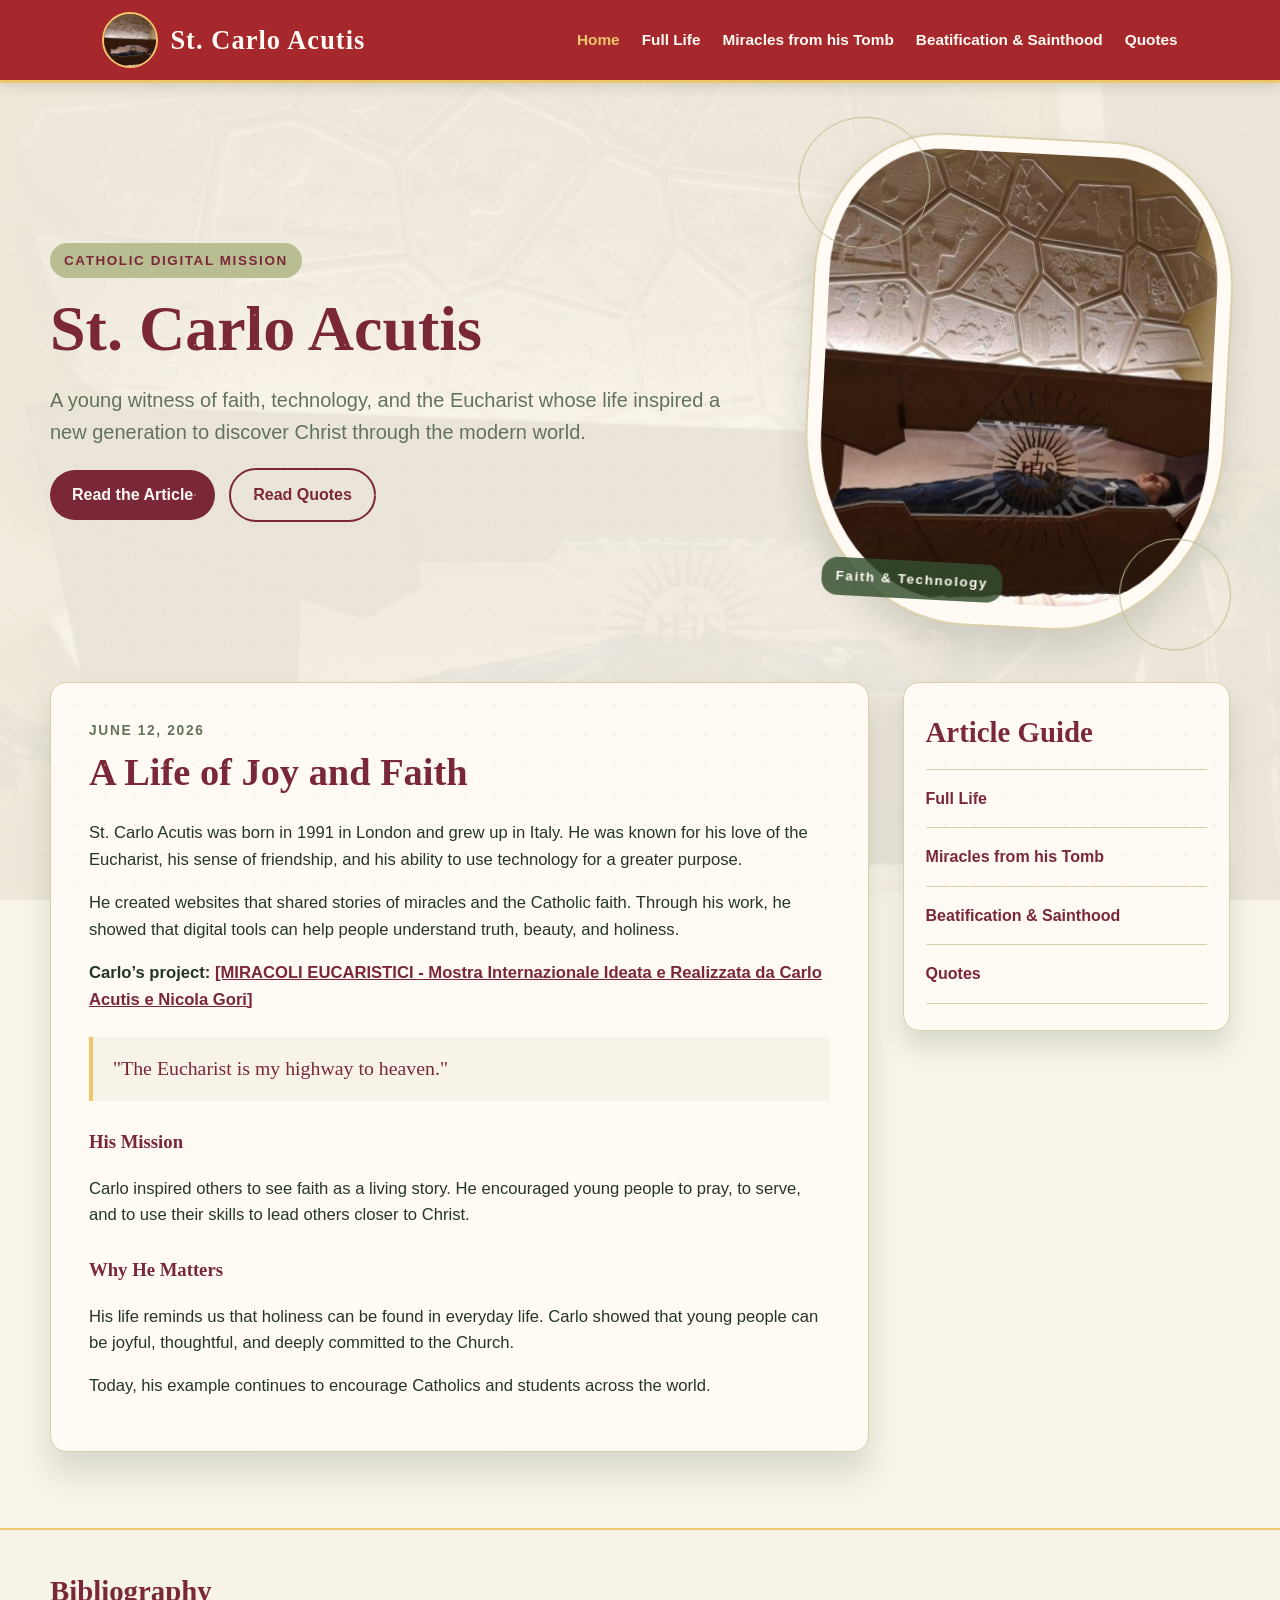
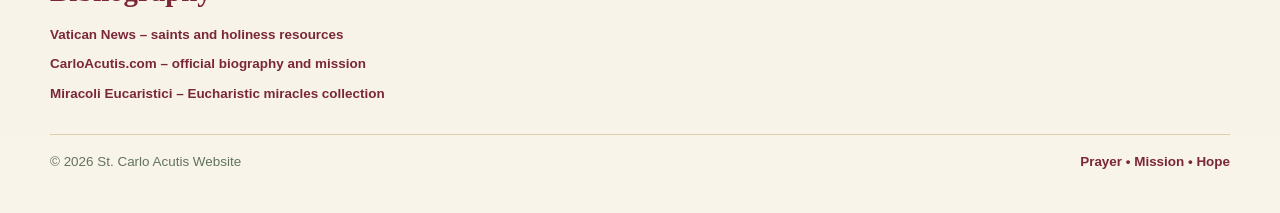
<file: Index.html>
<!doctype html>
<html lang="en">
<head>
  <meta charset="UTF-8" />
  <meta name="viewport" content="width=device-width, initial-scale=1.0" />
  <title>St. Carlo Acutis</title>
  <link rel="stylesheet" href="styles.css" />
</head>
<body>
  <header class="topbar">
    <a class="logo-link" href="Index.html">
      <img src="Assets/Image/Logo.jpg" alt="St. Carlo Acutis logo" />
      <span class="logo-text">St. Carlo Acutis</span>
    </a>

    <nav class="navbar">
      <a class="active" href="Index.html">Home</a>
      <a href="full-life.html">Full Life</a>
      <a href="miracles.html">Miracles from his Tomb</a>
      <a href="beatification-sainthood.html">Beatification &amp; Sainthood</a>
      <a href="quotes.html">Quotes</a>
    </nav>
  </header>

  <main class="page-wrap">
    <section class="hero">
      <section class="hero-copy">
        <span class="kicker">Catholic Digital Mission</span>
        <h1>St. Carlo Acutis</h1>
        <p class="intro">A young witness of faith, technology, and the Eucharist whose life inspired a new generation to discover Christ through the modern world.</p>
        <div class="hero-buttons">
          <a class="button primary" href="#article">Read the Article</a>
          <a class="button secondary" href="quotes.html">Read Quotes</a>
        </div>
      </section>

      <section class="hero-image-wrap">
        <div class="hero-image">
          <img src="Assets/Image/Logo.jpg" alt="Logo of St. Carlo Acutis" />
          <span class="image-label">Faith &amp; Technology</span>
        </div>
      </section>
    </section>

    <section class="article-grid">
      <article class="article-card" id="article">
        <span class="date">June 12, 2026</span>
        <h2>A Life of Joy and Faith</h2>

        <p>St. Carlo Acutis was born in 1991 in London and grew up in Italy. He was known for his love of the Eucharist, his sense of friendship, and his ability to use technology for a greater purpose.</p>

        <p>He created websites that shared stories of miracles and the Catholic faith. Through his work, he showed that digital tools can help people understand truth, beauty, and holiness.</p>

        <p><strong>Carlo’s project:</strong> <a href="https://www.miracolieucaristici.org/en/Liste/list.html" target="_blank" rel="noopener">[MIRACOLI EUCARISTICI - Mostra Internazionale Ideata e Realizzata da Carlo Acutis e Nicola Gori]</a></p>

        <blockquote>"The Eucharist is my highway to heaven."</blockquote>

        <h3>His Mission</h3>
        <p>Carlo inspired others to see faith as a living story. He encouraged young people to pray, to serve, and to use their skills to lead others closer to Christ.</p>

        <h3>Why He Matters</h3>
        <p>His life reminds us that holiness can be found in everyday life. Carlo showed that young people can be joyful, thoughtful, and deeply committed to the Church.</p>

        <p>Today, his example continues to encourage Catholics and students across the world.</p>
      </article>

      <aside class="sidebar">
        <h3>Article Guide</h3>
        <ul class="side-list">
          <li><a href="full-life.html">Full Life</a></li>
          <li><a href="miracles.html">Miracles from his Tomb</a></li>
          <li><a href="beatification-sainthood.html">Beatification &amp; Sainthood</a></li>
          <li><a href="quotes.html">Quotes</a></li>
        </ul>
      </aside>
    </section>
  </main>

  <footer class="footer">
    <section class="bibliography">
      <div class="inner">
        <h3>Bibliography</h3>
        <ul class="bibliography-list">
          <li><a href="https://www.vaticannews.va/en/saints/" target="_blank" rel="noopener">Vatican News – saints and holiness resources</a></li>
          <li><a href="https://www.carloacutis.com/en/" target="_blank" rel="noopener">CarloAcutis.com – official biography and mission</a></li>
          <li><a href="https://www.miracolieucaristici.org/en/Liste/list.html" target="_blank" rel="noopener">Miracoli Eucaristici – Eucharistic miracles collection</a></li>
        </ul>
      </div>
    </section>

    <div class="inner">
      <span>© 2026 St. Carlo Acutis Website</span>
      <a href="#">Prayer • Mission • Hope</a>
    </div>
  </footer>
</body>
</html>
</file>
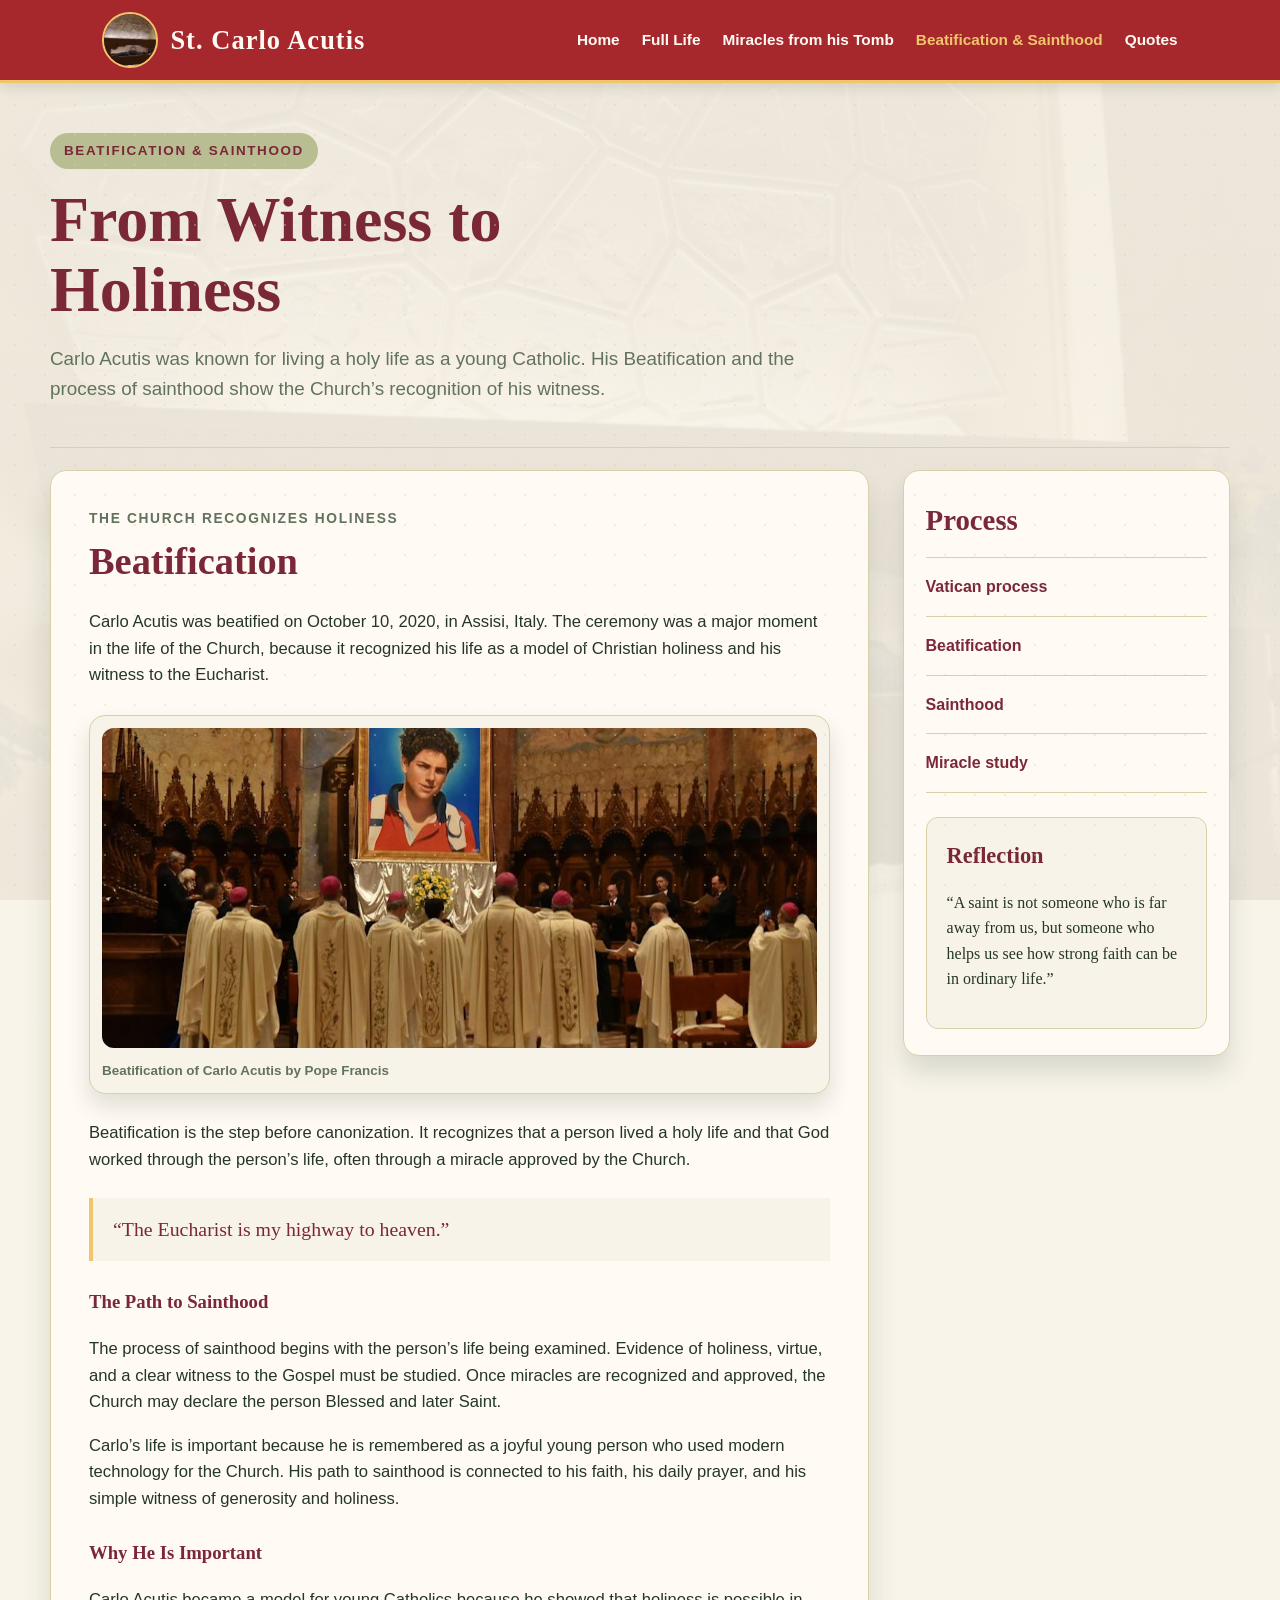
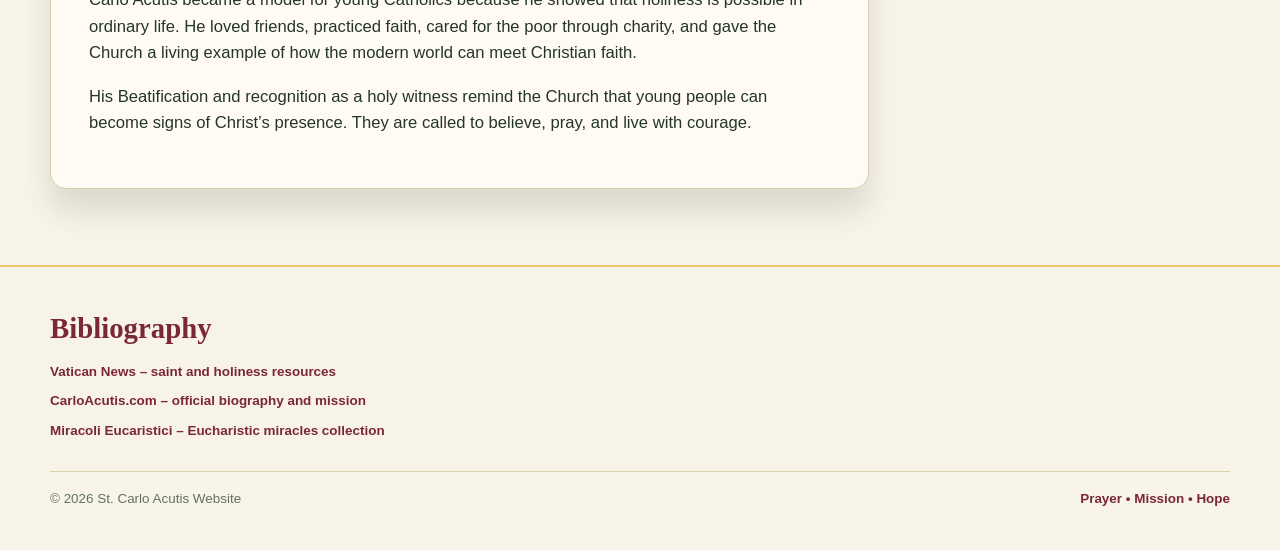
<file: beatification-sainthood.html>
<!doctype html>
<html lang="en">
<head>
  <meta charset="UTF-8" />
  <meta name="viewport" content="width=device-width, initial-scale=1.0" />
  <title>Beatification &amp; Sainthood | St. Carlo Acutis</title>
  <link rel="stylesheet" href="styles.css" />
</head>
<body>
  <header class="topbar">
    <a class="logo-link" href="Index.html">
      <img src="Assets/Image/Logo.jpg" alt="St. Carlo Acutis logo" />
      <span class="logo-text">St. Carlo Acutis</span>
    </a>

    <nav class="navbar">
      <a href="Index.html">Home</a>
      <a href="full-life.html">Full Life</a>
      <a href="miracles.html">Miracles from his Tomb</a>
      <a class="active" href="beatification-sainthood.html">Beatification &amp; Sainthood</a>
      <a href="quotes.html">Quotes</a>
    </nav>
  </header>

  <main class="page-wrap">
    <section class="page-hero">
      <span class="kicker">Beatification &amp; Sainthood</span>
      <h1>From Witness to Holiness</h1>
      <p class="intro">Carlo Acutis was known for living a holy life as a young Catholic. His Beatification and the process of sainthood show the Church’s recognition of his witness.</p>
    </section>

    <section class="article-grid">
      <article class="article-card page-card">
        <span class="date">The Church Recognizes Holiness</span>

        <h2>Beatification</h2>
        <p>Carlo Acutis was beatified on October 10, 2020, in Assisi, Italy. The ceremony was a major moment in the life of the Church, because it recognized his life as a model of Christian holiness and his witness to the Eucharist.</p>

        <figure class="story-image">
          <img src="Assets/Image/Beatified.jpg" alt="Carlo Acutis being Beatified by Pope Francis" />
          <figcaption>Beatification of Carlo Acutis by Pope Francis</figcaption>
        </figure>

        <p>Beatification is the step before canonization. It recognizes that a person lived a holy life and that God worked through the person’s life, often through a miracle approved by the Church.</p>

        <blockquote>“The Eucharist is my highway to heaven.”</blockquote>

        <h3>The Path to Sainthood</h3>
        <p>The process of sainthood begins with the person’s life being examined. Evidence of holiness, virtue, and a clear witness to the Gospel must be studied. Once miracles are recognized and approved, the Church may declare the person Blessed and later Saint.</p>

        <p>Carlo’s life is important because he is remembered as a joyful young person who used modern technology for the Church. His path to sainthood is connected to his faith, his daily prayer, and his simple witness of generosity and holiness.</p>

        <h3>Why He Is Important</h3>
        <p>Carlo Acutis became a model for young Catholics because he showed that holiness is possible in ordinary life. He loved friends, practiced faith, cared for the poor through charity, and gave the Church a living example of how the modern world can meet Christian faith.</p>

        <p>His Beatification and recognition as a holy witness remind the Church that young people can become signs of Christ’s presence. They are called to believe, pray, and live with courage.</p>
      </article>

      <aside class="sidebar">
        <h3>Process</h3>
        <ul class="side-list">
          <li><a href="#">Vatican process</a></li>
          <li><a href="#">Beatification</a></li>
          <li><a href="#">Sainthood</a></li>
          <li><a href="#">Miracle study</a></li>
        </ul>

        <div class="quote-box">
          <h3>Reflection</h3>
          <p>“A saint is not someone who is far away from us, but someone who helps us see how strong faith can be in ordinary life.”</p>
        </div>
      </aside>
    </section>
  </main>

  <footer class="footer">
    <section class="bibliography">
      <div class="inner">
        <h3>Bibliography</h3>
        <ul class="bibliography-list">
          <li><a href="https://www.vaticannews.va/en/saints/" target="_blank" rel="noopener">Vatican News – saint and holiness resources</a></li>
          <li><a href="https://www.carloacutis.com/en/" target="_blank" rel="noopener">CarloAcutis.com – official biography and mission</a></li>
          <li><a href="https://www.miracolieucaristici.org/en/Liste/list.html" target="_blank" rel="noopener">Miracoli Eucaristici – Eucharistic miracles collection</a></li>
        </ul>
      </div>
    </section>

    <div class="inner">
      <span>© 2026 St. Carlo Acutis Website</span>
      <a href="#">Prayer • Mission • Hope</a>
    </div>
  </footer>
</body>
</html>
</file>
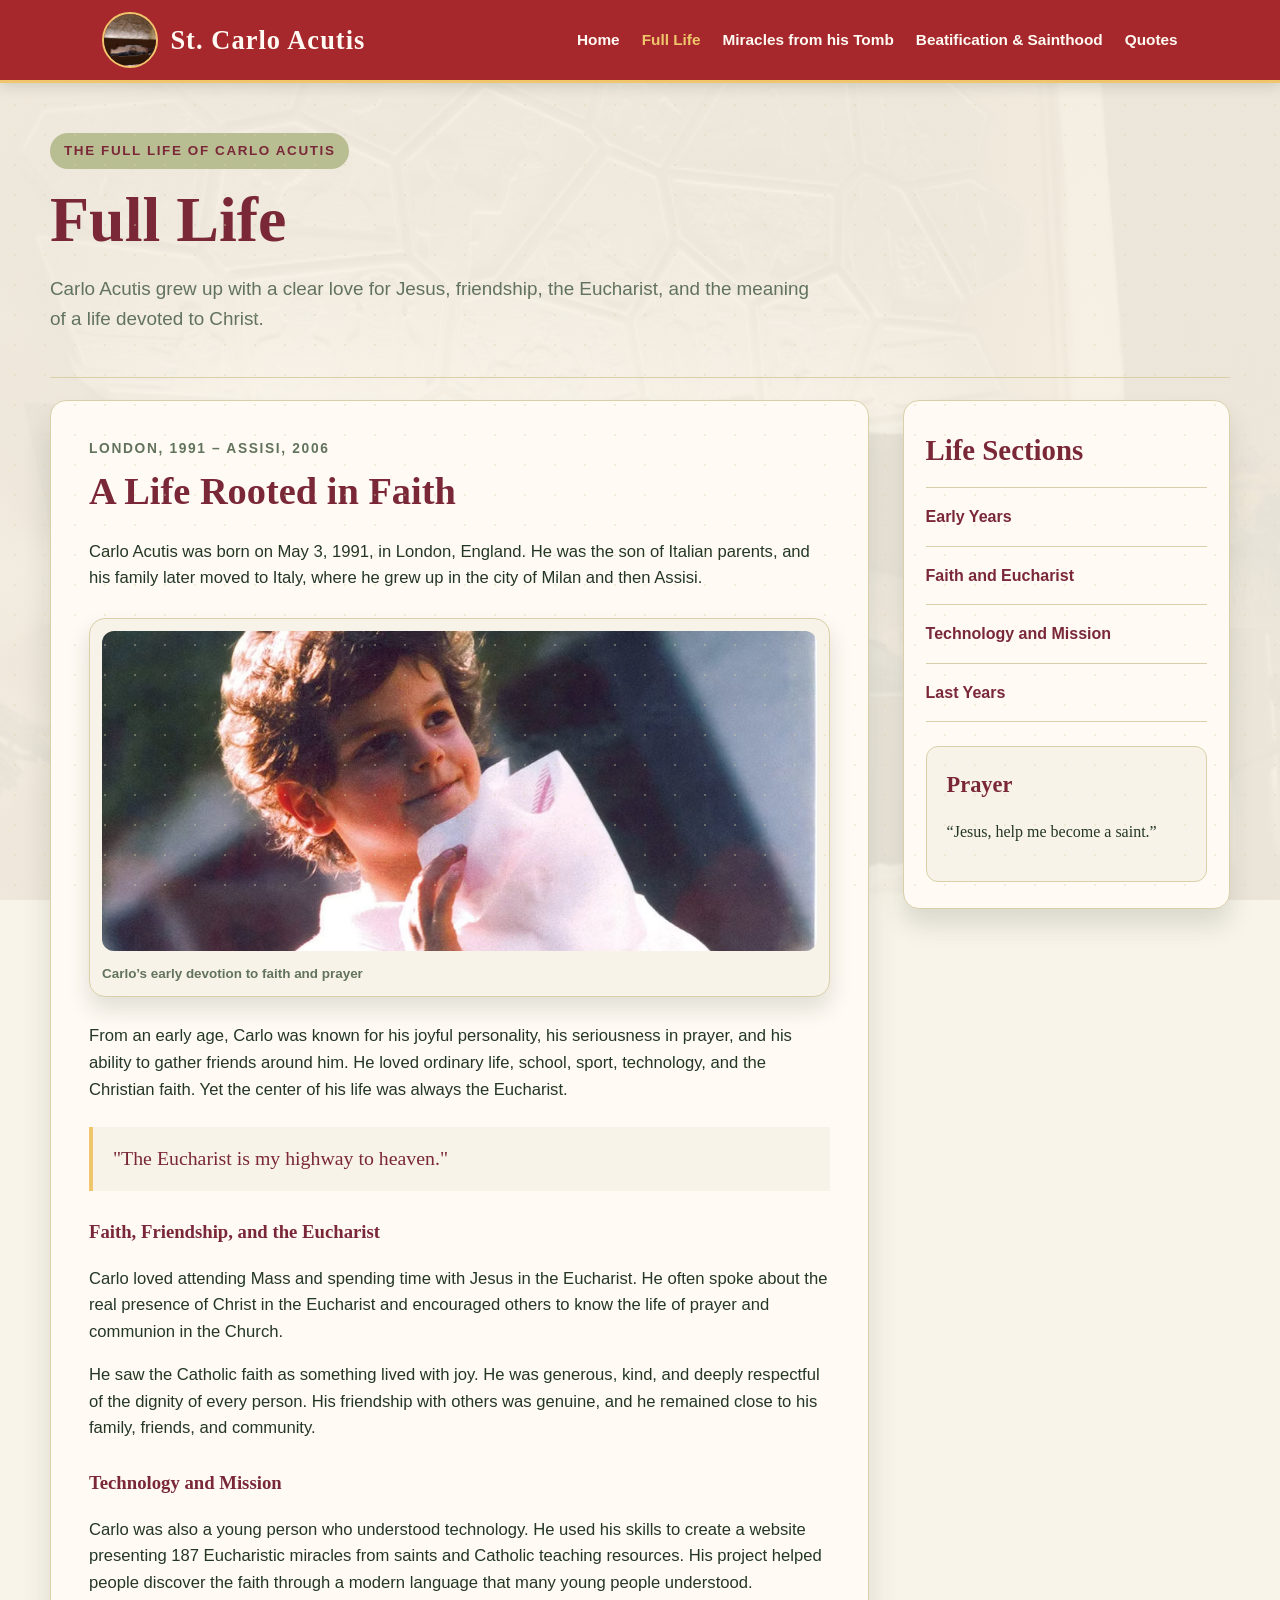
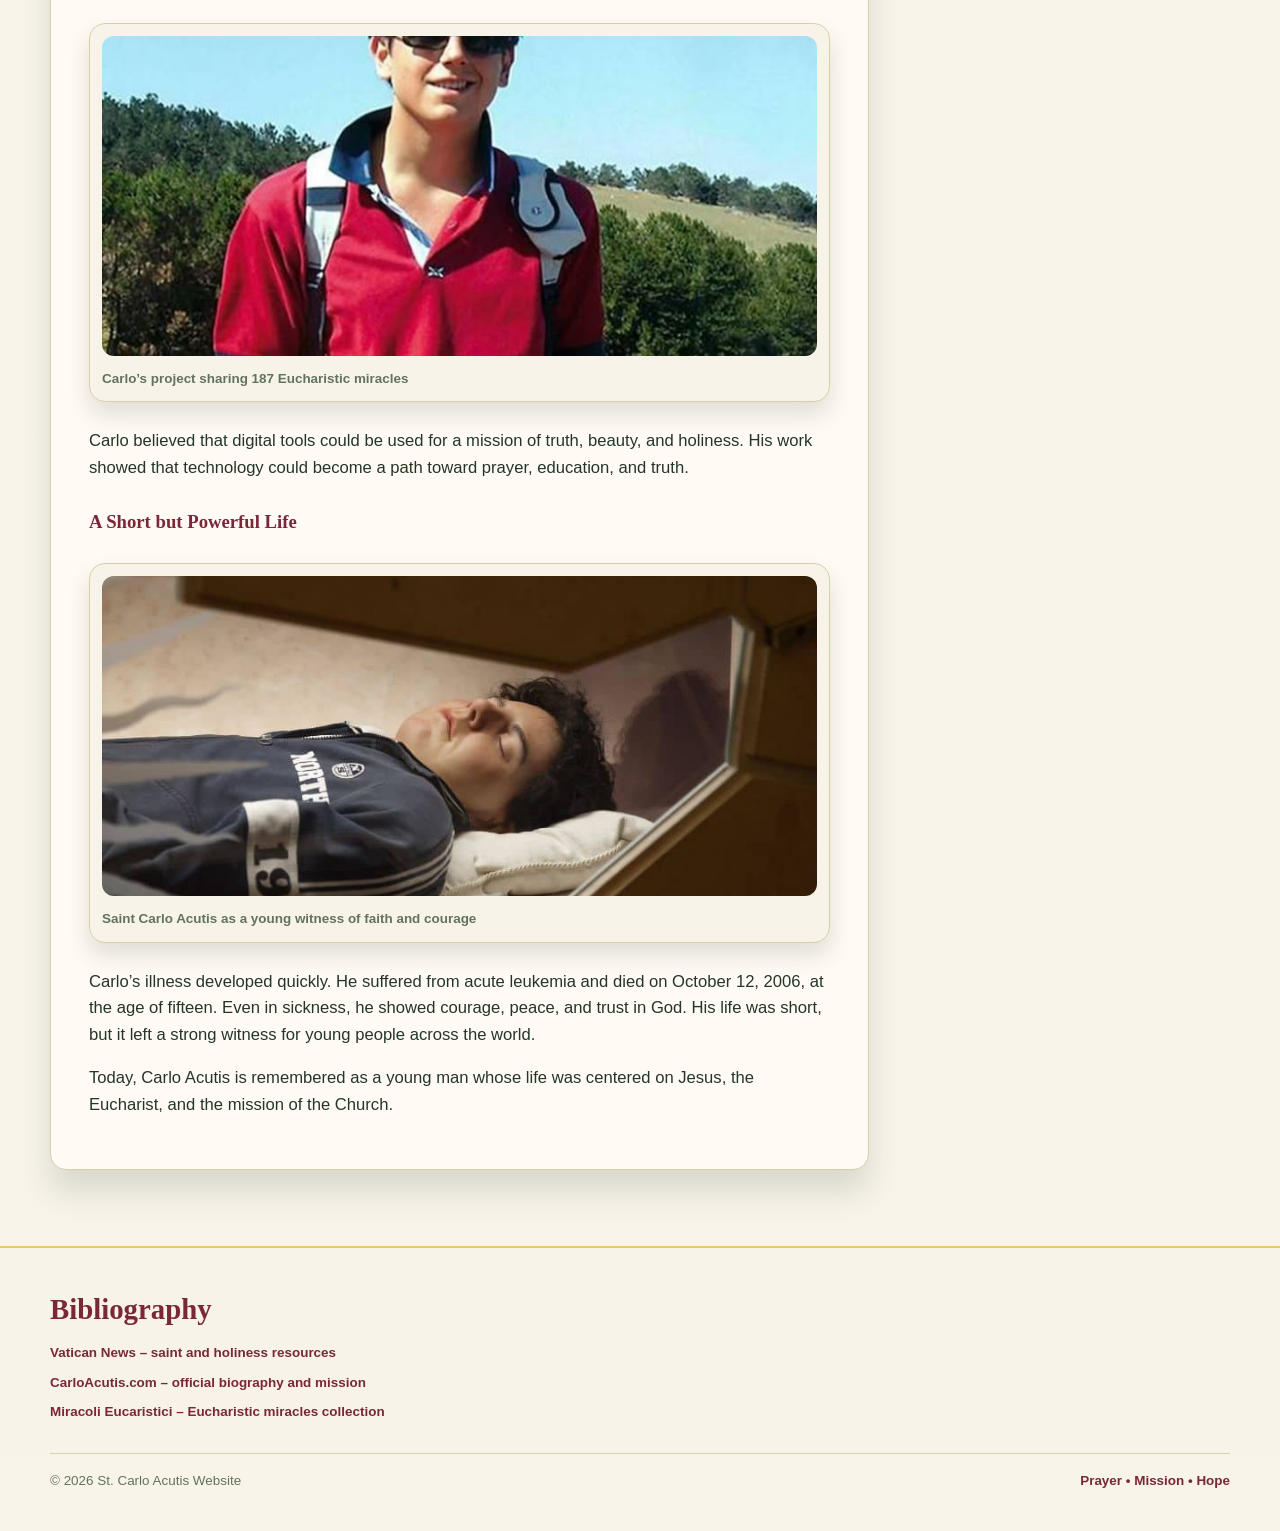
<file: full-life.html>
<!doctype html>
<html lang="en">
<head>
  <meta charset="UTF-8" />
  <meta name="viewport" content="width=device-width, initial-scale=1.0" />
  <title>Full Life | St. Carlo Acutis</title>
  <link rel="stylesheet" href="styles.css" />
</head>
<body>
  <header class="topbar">
    <a class="logo-link" href="Index.html">
      <img src="Assets/Image/Logo.jpg" alt="St. Carlo Acutis logo" />
      <span class="logo-text">St. Carlo Acutis</span>
    </a>

    <nav class="navbar">
      <a href="Index.html">Home</a>
      <a class="active" href="full-life.html">Full Life</a>
      <a href="miracles.html">Miracles from his Tomb</a>
      <a href="beatification-sainthood.html">Beatification &amp; Sainthood</a>
      <a href="quotes.html">Quotes</a>
    </nav>
  </header>

  <main class="page-wrap">
    <section class="page-hero">
      <span class="kicker">The Full Life of Carlo Acutis</span>
      <h1>Full Life</h1>
      <p class="intro">Carlo Acutis grew up with a clear love for Jesus, friendship, the Eucharist, and the meaning of a life devoted to Christ.</p>
    </section>

    <section class="article-grid">
      <article class="article-card page-card">
        <span class="date">London, 1991 – Assisi, 2006</span>

        <h2>A Life Rooted in Faith</h2>
        <p>Carlo Acutis was born on May 3, 1991, in London, England. He was the son of Italian parents, and his family later moved to Italy, where he grew up in the city of Milan and then Assisi.</p>

        <figure class="story-image">
          <img src="Assets/Image/Child.png" alt="Young Carlo Acutis devoted to faith as a child" />
          <figcaption>Carlo’s early devotion to faith and prayer</figcaption>
        </figure>

        <p>From an early age, Carlo was known for his joyful personality, his seriousness in prayer, and his ability to gather friends around him. He loved ordinary life, school, sport, technology, and the Christian faith. Yet the center of his life was always the Eucharist.</p>

        <blockquote>"The Eucharist is my highway to heaven."</blockquote>

        <h3>Faith, Friendship, and the Eucharist</h3>
        <p>Carlo loved attending Mass and spending time with Jesus in the Eucharist. He often spoke about the real presence of Christ in the Eucharist and encouraged others to know the life of prayer and communion in the Church.</p>

        <p>He saw the Catholic faith as something lived with joy. He was generous, kind, and deeply respectful of the dignity of every person. His friendship with others was genuine, and he remained close to his family, friends, and community.</p>

        <h3>Technology and Mission</h3>
        <p>Carlo was also a young person who understood technology. He used his skills to create a website presenting 187 Eucharistic miracles from saints and Catholic teaching resources. His project helped people discover the faith through a modern language that many young people understood.</p>

        <figure class="story-image">
          <img src="Assets/Image/image.jpg" alt="Website showing Eucharistic miracles and Saint stories" />
          <figcaption>Carlo’s project sharing 187 Eucharistic miracles</figcaption>
        </figure>

        <p>Carlo believed that digital tools could be used for a mission of truth, beauty, and holiness. His work showed that technology could become a path toward prayer, education, and truth.</p>

        <h3>A Short but Powerful Life</h3>
        <figure class="story-image">
          <img src="Assets/Image/Saint.jpg" alt="Saint Carlo Acutis in the final years of his life" />
          <figcaption>Saint Carlo Acutis as a young witness of faith and courage</figcaption>
        </figure>

        <p>Carlo’s illness developed quickly. He suffered from acute leukemia and died on October 12, 2006, at the age of fifteen. Even in sickness, he showed courage, peace, and trust in God. His life was short, but it left a strong witness for young people across the world.</p>

        <p>Today, Carlo Acutis is remembered as a young man whose life was centered on Jesus, the Eucharist, and the mission of the Church.</p>
      </article>

      <aside class="sidebar">
        <h3>Life Sections</h3>
        <ul class="side-list">
          <li><a href="#">Early Years</a></li>
          <li><a href="#">Faith and Eucharist</a></li>
          <li><a href="#">Technology and Mission</a></li>
          <li><a href="#">Last Years</a></li>
        </ul>

        <div class="quote-box">
          <h3>Prayer</h3>
          <p>“Jesus, help me become a saint.”</p>
        </div>
      </aside>
    </section>
  </main>

  <footer class="footer">
    <section class="bibliography">
      <div class="inner">
        <h3>Bibliography</h3>
        <ul class="bibliography-list">
          <li><a href="https://www.vaticannews.va/en/saints/" target="_blank" rel="noopener">Vatican News – saint and holiness resources</a></li>
          <li><a href="https://www.carloacutis.com/en/" target="_blank" rel="noopener">CarloAcutis.com – official biography and mission</a></li>
          <li><a href="https://www.miracolieucaristici.org/en/Liste/list.html" target="_blank" rel="noopener">Miracoli Eucaristici – Eucharistic miracles collection</a></li>
        </ul>
      </div>
    </section>

    <div class="inner">
      <span>© 2026 St. Carlo Acutis Website</span>
      <a href="#">Prayer • Mission • Hope</a>
    </div>
  </footer>
</body>
</html>
</file>
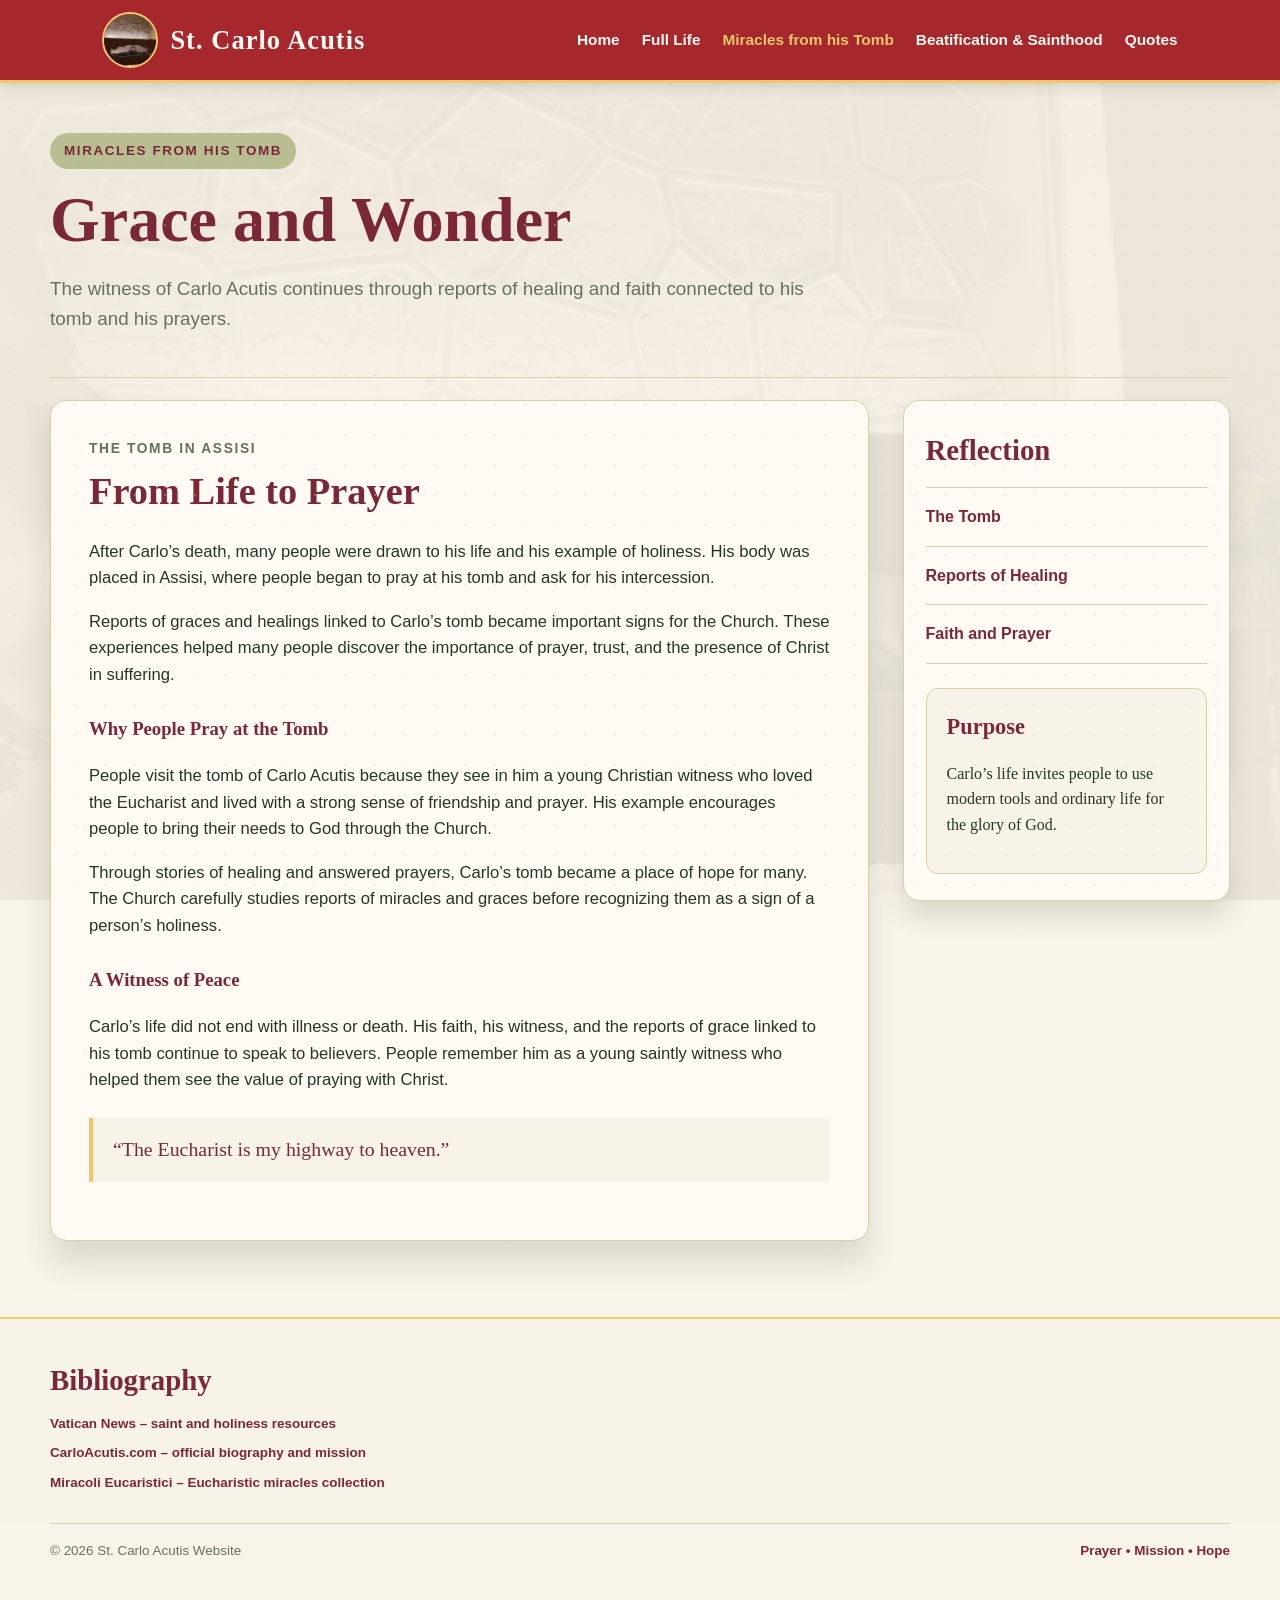
<file: miracles.html>
<!doctype html>
<html lang="en">
<head>
  <meta charset="UTF-8" />
  <meta name="viewport" content="width=device-width, initial-scale=1.0" />
  <title>Miracles from his Tomb | St. Carlo Acutis</title>
  <link rel="stylesheet" href="styles.css" />
</head>
<body>
  <header class="topbar">
    <a class="logo-link" href="Index.html">
      <img src="Assets/Image/Logo.jpg" alt="St. Carlo Acutis logo" />
      <span class="logo-text">St. Carlo Acutis</span>
    </a>

    <nav class="navbar">
      <a href="Index.html">Home</a>
      <a href="full-life.html">Full Life</a>
      <a class="active" href="miracles.html">Miracles from his Tomb</a>
      <a href="beatification-sainthood.html">Beatification &amp; Sainthood</a>
      <a href="quotes.html">Quotes</a>
    </nav>
  </header>

  <main class="page-wrap">
    <section class="page-hero">
      <span class="kicker">Miracles from his Tomb</span>
      <h1>Grace and Wonder</h1>
      <p class="intro">The witness of Carlo Acutis continues through reports of healing and faith connected to his tomb and his prayers.</p>
    </section>

    <section class="article-grid">
      <article class="article-card page-card">
        <span class="date">The Tomb in Assisi</span>

        <h2>From Life to Prayer</h2>
        <p>After Carlo’s death, many people were drawn to his life and his example of holiness. His body was placed in Assisi, where people began to pray at his tomb and ask for his intercession.</p>

        <p>Reports of graces and healings linked to Carlo’s tomb became important signs for the Church. These experiences helped many people discover the importance of prayer, trust, and the presence of Christ in suffering.</p>

        <h3>Why People Pray at the Tomb</h3>
        <p>People visit the tomb of Carlo Acutis because they see in him a young Christian witness who loved the Eucharist and lived with a strong sense of friendship and prayer. His example encourages people to bring their needs to God through the Church.</p>

        <p>Through stories of healing and answered prayers, Carlo’s tomb became a place of hope for many. The Church carefully studies reports of miracles and graces before recognizing them as a sign of a person’s holiness.</p>

        <h3>A Witness of Peace</h3>
        <p>Carlo’s life did not end with illness or death. His faith, his witness, and the reports of grace linked to his tomb continue to speak to believers. People remember him as a young saintly witness who helped them see the value of praying with Christ.</p>

        <blockquote>“The Eucharist is my highway to heaven.”</blockquote>
      </article>

      <aside class="sidebar">
        <h3>Reflection</h3>
        <ul class="side-list">
          <li><a href="#">The Tomb</a></li>
          <li><a href="#">Reports of Healing</a></li>
          <li><a href="#">Faith and Prayer</a></li>
        </ul>

        <div class="quote-box">
          <h3>Purpose</h3>
          <p>Carlo’s life invites people to use modern tools and ordinary life for the glory of God.</p>
        </div>
      </aside>
    </section>
  </main>

  <footer class="footer">
    <section class="bibliography">
      <div class="inner">
        <h3>Bibliography</h3>
        <ul class="bibliography-list">
          <li><a href="https://www.vaticannews.va/en/saints/" target="_blank" rel="noopener">Vatican News – saint and holiness resources</a></li>
          <li><a href="https://www.carloacutis.com/en/" target="_blank" rel="noopener">CarloAcutis.com – official biography and mission</a></li>
          <li><a href="https://www.miracolieucaristici.org/en/Liste/list.html" target="_blank" rel="noopener">Miracoli Eucaristici – Eucharistic miracles collection</a></li>
        </ul>
      </div>
    </section>

    <div class="inner">
      <span>© 2026 St. Carlo Acutis Website</span>
      <a href="#">Prayer • Mission • Hope</a>
    </div>
  </footer>
</body>
</html>
</file>
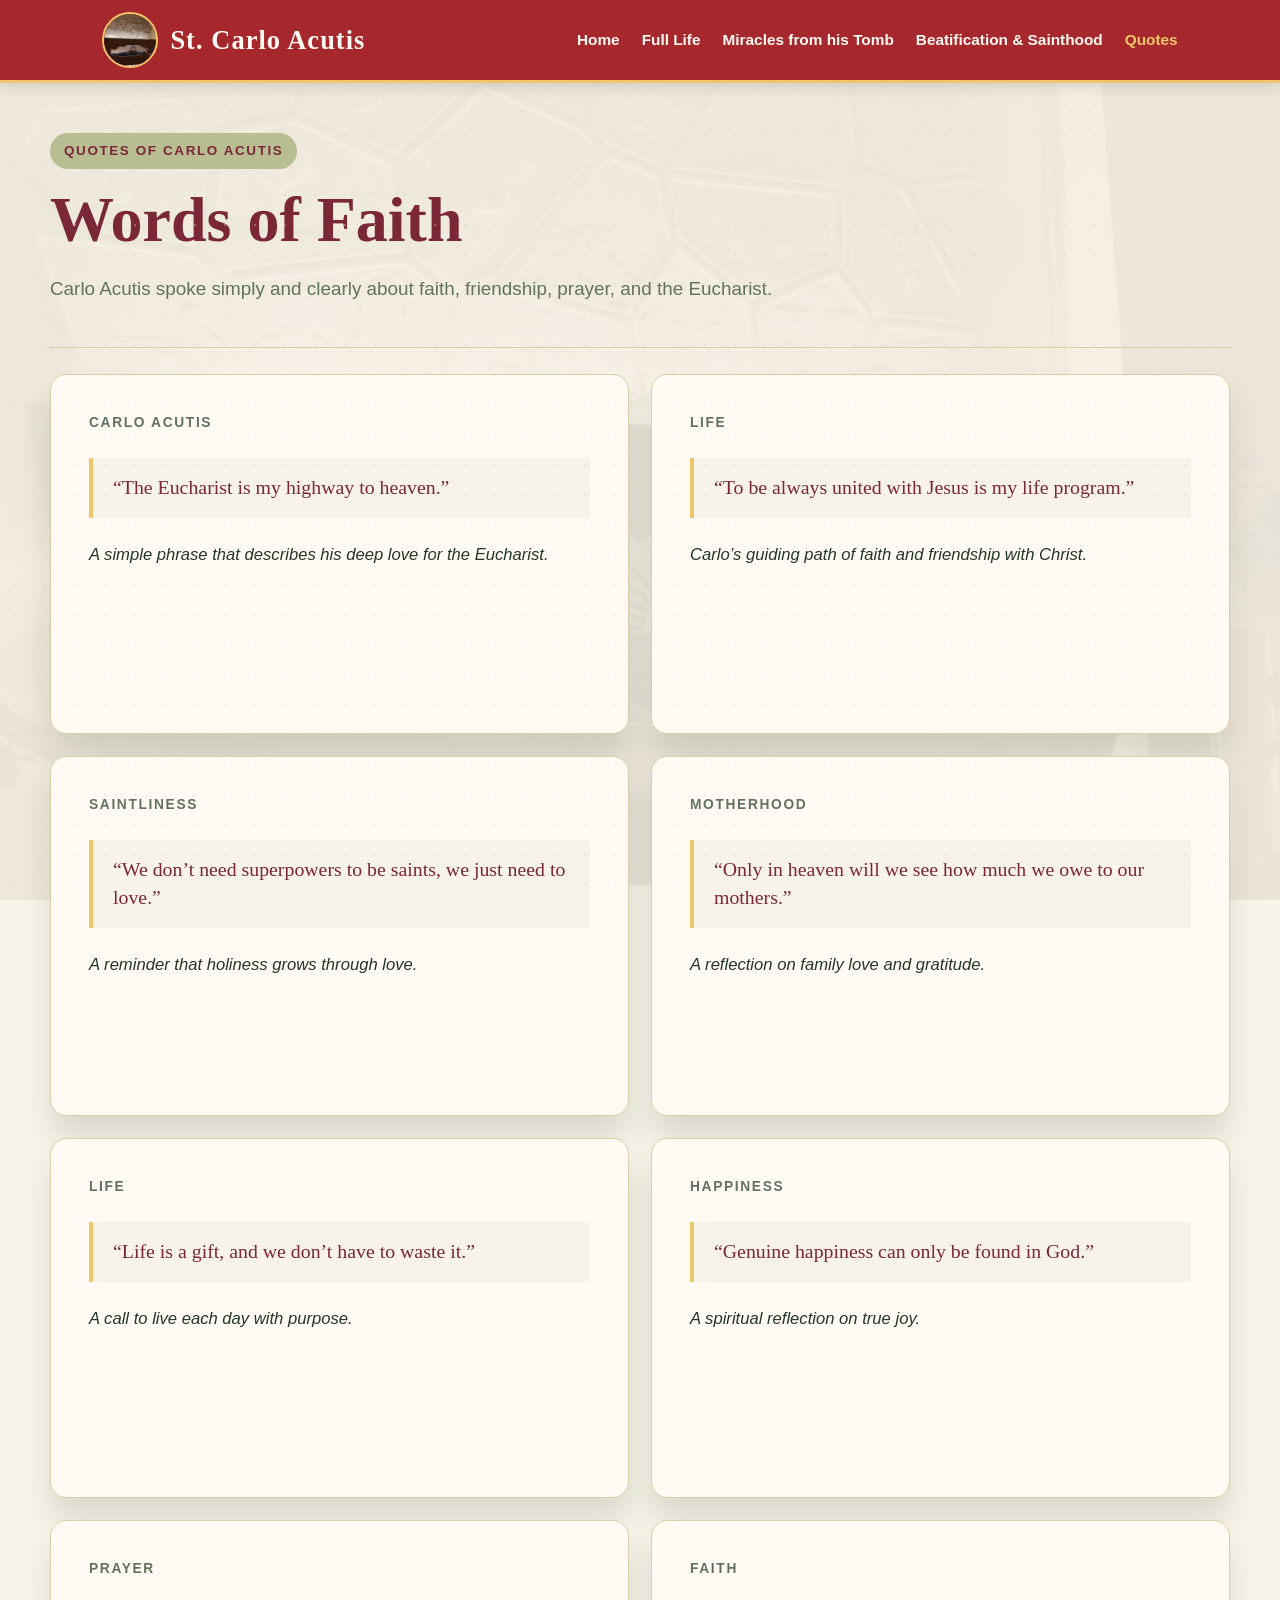
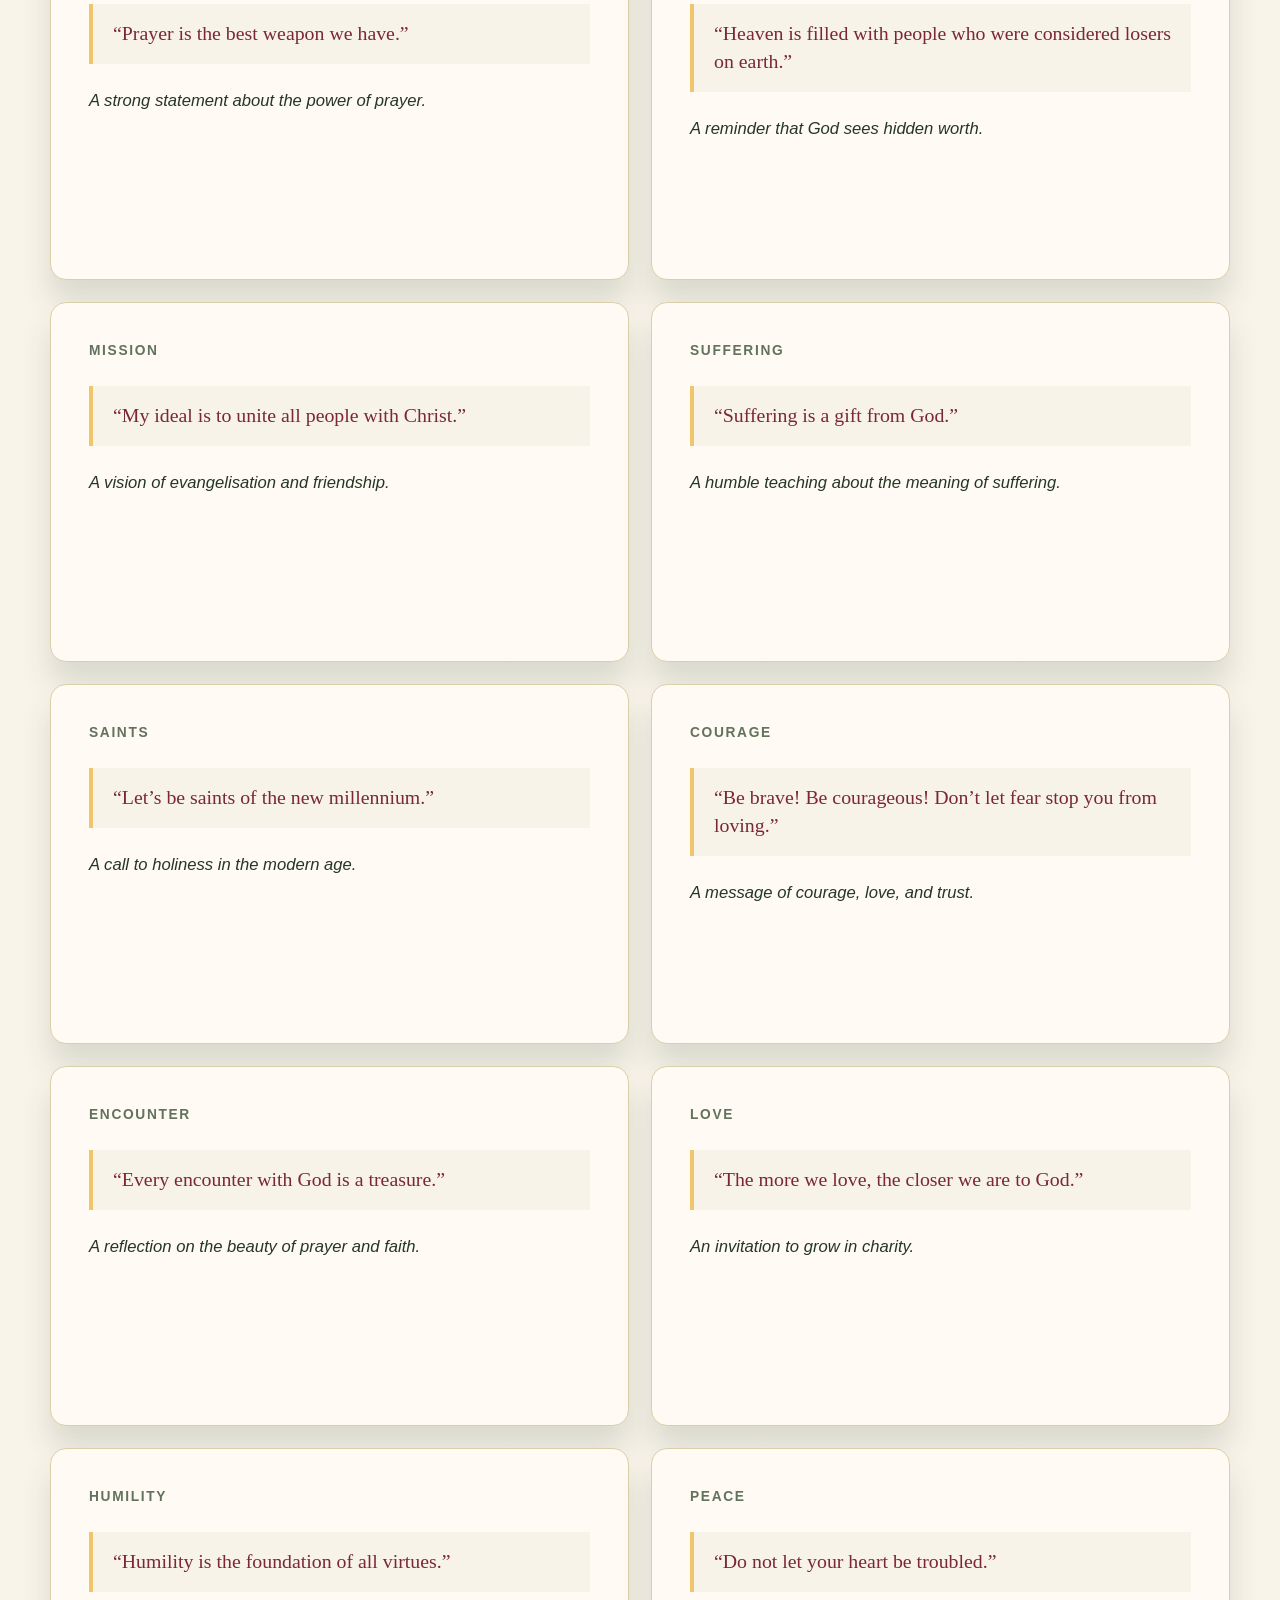
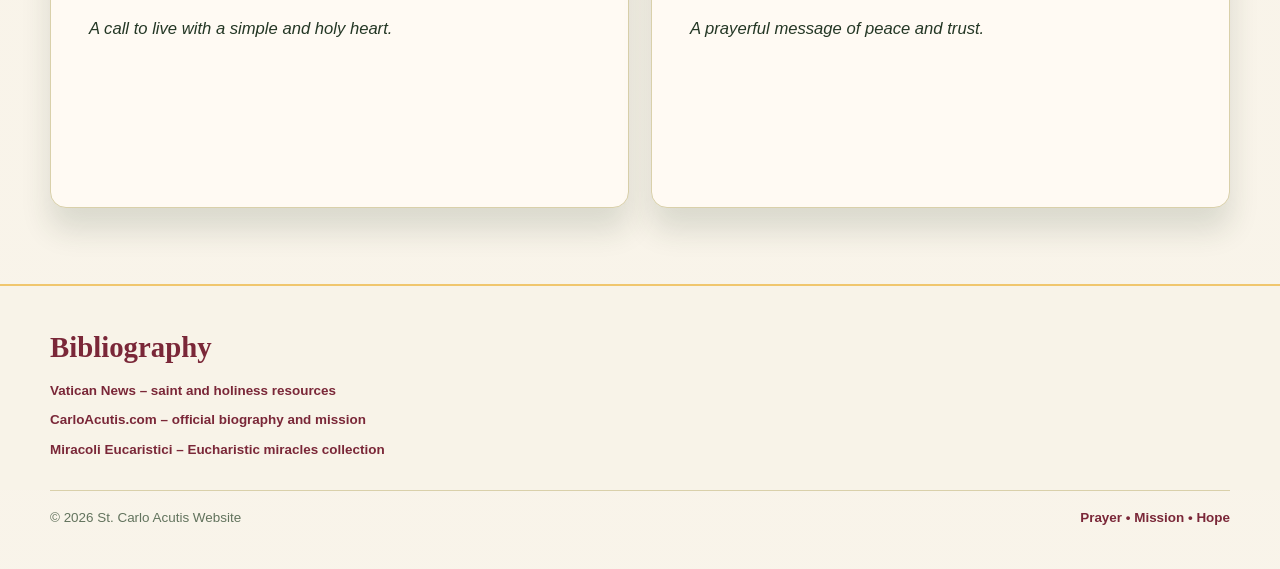
<file: quotes.html>
<!doctype html>
<html lang="en">
<head>
  <meta charset="UTF-8" />
  <meta name="viewport" content="width=device-width, initial-scale=1.0" />
  <title>Quotes | St. Carlo Acutis</title>
  <link rel="stylesheet" href="styles.css" />
</head>
<body>
  <header class="topbar">
    <a class="logo-link" href="Index.html">
      <img src="Assets/Image/Logo.jpg" alt="St. Carlo Acutis logo" />
      <span class="logo-text">St. Carlo Acutis</span>
    </a>

    <nav class="navbar">
      <a href="Index.html">Home</a>
      <a href="full-life.html">Full Life</a>
      <a href="miracles.html">Miracles from his Tomb</a>
      <a href="beatification-sainthood.html">Beatification &amp; Sainthood</a>
      <a class="active" href="quotes.html">Quotes</a>
    </nav>
  </header>

  <main class="page-wrap">
    <section class="page-hero">
      <span class="kicker">Quotes of Carlo Acutis</span>
      <h1>Words of Faith</h1>
      <p class="intro">Carlo Acutis spoke simply and clearly about faith, friendship, prayer, and the Eucharist.</p>
    </section>

    <section class="quote-grid">
      <article class="article-card page-card quote-card">
        <span class="date">Carlo Acutis</span>
        <blockquote class="quote-line">“The Eucharist is my highway to heaven.”</blockquote>
        <p class="quote-note">A simple phrase that describes his deep love for the Eucharist.</p>
      </article>

      <article class="article-card page-card quote-card">
        <span class="date">Life</span>
        <blockquote class="quote-line">“To be always united with Jesus is my life program.”</blockquote>
        <p class="quote-note">Carlo’s guiding path of faith and friendship with Christ.</p>
      </article>

      <article class="article-card page-card quote-card">
        <span class="date">Saintliness</span>
        <blockquote class="quote-line">“We don’t need superpowers to be saints, we just need to love.”</blockquote>
        <p class="quote-note">A reminder that holiness grows through love.</p>
      </article>

      <article class="article-card page-card quote-card">
        <span class="date">Motherhood</span>
        <blockquote class="quote-line">“Only in heaven will we see how much we owe to our mothers.”</blockquote>
        <p class="quote-note">A reflection on family love and gratitude.</p>
      </article>

      <article class="article-card page-card quote-card">
        <span class="date">Life</span>
        <blockquote class="quote-line">“Life is a gift, and we don’t have to waste it.”</blockquote>
        <p class="quote-note">A call to live each day with purpose.</p>
      </article>

      <article class="article-card page-card quote-card">
        <span class="date">Happiness</span>
        <blockquote class="quote-line">“Genuine happiness can only be found in God.”</blockquote>
        <p class="quote-note">A spiritual reflection on true joy.</p>
      </article>

      <article class="article-card page-card quote-card">
        <span class="date">Prayer</span>
        <blockquote class="quote-line">“Prayer is the best weapon we have.”</blockquote>
        <p class="quote-note">A strong statement about the power of prayer.</p>
      </article>

      <article class="article-card page-card quote-card">
        <span class="date">Faith</span>
        <blockquote class="quote-line">“Heaven is filled with people who were considered losers on earth.”</blockquote>
        <p class="quote-note">A reminder that God sees hidden worth.</p>
      </article>

      <article class="article-card page-card quote-card">
        <span class="date">Mission</span>
        <blockquote class="quote-line">“My ideal is to unite all people with Christ.”</blockquote>
        <p class="quote-note">A vision of evangelisation and friendship.</p>
      </article>

      <article class="article-card page-card quote-card">
        <span class="date">Suffering</span>
        <blockquote class="quote-line">“Suffering is a gift from God.”</blockquote>
        <p class="quote-note">A humble teaching about the meaning of suffering.</p>
      </article>

      <article class="article-card page-card quote-card">
        <span class="date">Saints</span>
        <blockquote class="quote-line">“Let’s be saints of the new millennium.”</blockquote>
        <p class="quote-note">A call to holiness in the modern age.</p>
      </article>

      <article class="article-card page-card quote-card">
        <span class="date">Courage</span>
        <blockquote class="quote-line">“Be brave! Be courageous! Don’t let fear stop you from loving.”</blockquote>
        <p class="quote-note">A message of courage, love, and trust.</p>
      </article>

      <article class="article-card page-card quote-card">
        <span class="date">Encounter</span>
        <blockquote class="quote-line">“Every encounter with God is a treasure.”</blockquote>
        <p class="quote-note">A reflection on the beauty of prayer and faith.</p>
      </article>

      <article class="article-card page-card quote-card">
        <span class="date">Love</span>
        <blockquote class="quote-line">“The more we love, the closer we are to God.”</blockquote>
        <p class="quote-note">An invitation to grow in charity.</p>
      </article>

      <article class="article-card page-card quote-card">
        <span class="date">Humility</span>
        <blockquote class="quote-line">“Humility is the foundation of all virtues.”</blockquote>
        <p class="quote-note">A call to live with a simple and holy heart.</p>
      </article>

      <article class="article-card page-card quote-card">
        <span class="date">Peace</span>
        <blockquote class="quote-line">“Do not let your heart be troubled.”</blockquote>
        <p class="quote-note">A prayerful message of peace and trust.</p>
      </article>
    </section>
  </main>

  <footer class="footer">
    <section class="bibliography">
      <div class="inner">
        <h3>Bibliography</h3>
        <ul class="bibliography-list">
          <li><a href="https://www.vaticannews.va/en/saints/" target="_blank" rel="noopener">Vatican News – saint and holiness resources</a></li>
          <li><a href="https://www.carloacutis.com/en/" target="_blank" rel="noopener">CarloAcutis.com – official biography and mission</a></li>
          <li><a href="https://www.miracolieucaristici.org/en/Liste/list.html" target="_blank" rel="noopener">Miracoli Eucaristici – Eucharistic miracles collection</a></li>
        </ul>
      </div>
    </section>

    <div class="inner">
      <span>© 2026 St. Carlo Acutis Website</span>
      <a href="#">Prayer • Mission • Hope</a>
    </div>
  </footer>
</body>
</html>
</file>
<file: styles.css>
* {
    box-sizing: border-box;
}

:root {
    --cream: #f8f3e8;
    --paper: #fffaf3;
    --text: #243725;
    --muted: #62735d;
    --sage: #b9bd92;
    --sage-dark: #738b62;
    --sage-deep: #7a2738;
    --gold: #f0c66d;
    --line: #d9d0aa;
    --shadow: rgba(36, 55, 37, 0.14);
    --serif: Georgia, "Times New Roman", serif;
    --sans: Arial, "Helvetica Neue", sans-serif;
}

body {
    margin: 0;
    color: var(--text);
    background:
        linear-gradient(rgba(248, 243, 232, 0.93), rgba(248, 243, 232, 0.93)),
        url("Assets/Image/Logo.jpg") center/cover fixed no-repeat;
    font-family: var(--sans);
    line-height: 1.6;
}

body::before {
    content: "";
    position: fixed;
    inset: 0;
    pointer-events: none;
    background-image: radial-gradient(var(--line) 1px, transparent 1px);
    background-size: 30px 30px;
    opacity: 0.35;
}

.topbar {
    position: sticky;
    top: 0;
    z-index: 10;
    display: flex;
    align-items: center;
    justify-content: space-between;
    gap: 24px;
    padding: 12px 8%;
    background: #a7282c;
    color: var(--paper);
    border-bottom: 3px solid var(--gold);
    box-shadow: 0 4px 12px var(--shadow);
}

.logo-link {
    display: flex;
    align-items: center;
    gap: 12px;
    color: var(--paper);
    text-decoration: none;
}

.logo-link img {
    width: 56px;
    height: 56px;
    border-radius: 50%;
    object-fit: cover;
    border: 2px solid var(--gold);
    background: var(--paper);
}

.logo-text {
    font-family: var(--serif);
    font-size: 1.65rem;
    font-weight: 700;
    letter-spacing: 0.04em;
}

.navbar {
    display: flex;
    gap: 22px;
    align-items: center;
}

.navbar a {
    color: var(--paper);
    text-decoration: none;
    font-weight: 700;
    font-size: 0.96rem;
    transition: color 0.2s ease;
}

.navbar a:hover,
.navbar a.active {
    color: var(--gold);
}

.page-wrap {
    width: min(1180px, calc(100vw - 80px));
    margin: 0 auto;
}

.hero {
    display: grid;
    grid-template-columns: 1.25fr 0.75fr;
    align-items: center;
    gap: 50px;
    padding: 54px 0 32px;
}

.hero-copy {
    padding: 12px 0;
}

.kicker {
    display: inline-block;
    padding: 7px 14px;
    border-radius: 999px;
    background: var(--sage);
    color: var(--sage-deep);
    font-weight: 800;
    font-size: 0.84rem;
    letter-spacing: 0.12em;
    text-transform: uppercase;
}

.hero-copy h1 {
    max-width: 680px;
    margin: 16px 0 14px;
    font-family: var(--serif);
    font-size: clamp(3.2rem, 5vw, 4.8rem);
    line-height: 1.1;
    color: var(--sage-deep);
}

.hero-copy .intro {
    font-size: 1.25rem;
    color: var(--muted);
    max-width: 680px;
}

.hero-buttons {
    display: flex;
    gap: 14px;
    align-items: center;
    flex-wrap: wrap;
    margin-top: 18px;
}

.button {
    display: inline-flex;
    align-items: center;
    justify-content: center;
    padding: 12px 22px;
    font-weight: 800;
    text-decoration: none;
    border-radius: 30px;
    transition: transform 0.2s ease, box-shadow 0.2s ease;
}

.button.primary {
    background: var(--sage-deep);
    color: var(--paper);
}

.button.secondary {
    background: transparent;
    color: var(--sage-deep);
    border: 2px solid var(--sage-deep);
}

.button:hover {
    transform: translateY(-3px);
    box-shadow: 0 9px 14px var(--shadow);
}

.hero-image-wrap {
    display: flex;
    align-items: center;
    justify-content: center;
}

.hero-image {
    position: relative;
    width: min(420px, 100%);
    aspect-ratio: 1 / 1.15;
    padding: 14px;
    border-radius: 30% 30% 40% 40%;
    background: var(--paper);
    border: 2px solid var(--line);
    transform: rotate(3deg);
    box-shadow: 0 18px 34px var(--shadow);
}

.hero-image::before,
.hero-image::after {
    content: "";
    position: absolute;
    border-radius: 50%;
    border: 1px solid var(--sage);
}

.hero-image::before {
    width: 130px;
    height: 130px;
    left: -22px;
    top: -14px;
}

.hero-image::after {
    width: 110px;
    height: 110px;
    right: -16px;
    bottom: -16px;
}

.hero-image img {
    width: 100%;
    height: 100%;
    object-fit: cover;
    border-radius: 28% 28% 36% 36%;
}

.image-label {
    position: absolute;
    bottom: 22px;
    left: 22px;
    background: rgba(52, 77, 44, 0.82);
    color: var(--paper);
    padding: 8px 14px;
    font-weight: 800;
    font-size: 0.84rem;
    letter-spacing: 0.12em;
    border-radius: 16px;
}

.page-hero {
    padding: 50px 0 24px;
    border-bottom: 1px solid var(--line);
}

.page-hero h1 {
    max-width: 680px;
    margin: 16px 0 14px;
    font-family: var(--serif);
    font-size: clamp(3rem, 5vw, 4.2rem);
    line-height: 1.1;
    color: var(--sage-deep);
}

.page-hero .intro {
    font-size: 1.18rem;
    color: var(--muted);
    max-width: 760px;
}

.article-grid {
    display: grid;
    grid-template-columns: minmax(680px, 2fr) minmax(280px, 0.8fr);
    gap: 34px;
    align-items: start;
    padding: 22px 0 56px;
}

.article-card {
    background: var(--paper);
    border: 1px solid var(--line);
    border-radius: 16px;
    padding: 34px 38px;
    box-shadow: 0 22px 30px var(--shadow);
}

.article-card h2 {
    font-family: var(--serif);
    color: var(--sage-deep);
    font-size: clamp(2rem, 3vw, 2.7rem);
    margin: 0 0 14px;
}

.article-card .date {
    color: var(--muted);
    font-weight: 800;
    font-size: 0.86rem;
    letter-spacing: 0.12em;
    text-transform: uppercase;
}

.article-card p {
    font-size: 1.04rem;
    color: var(--text);
}

.article-card a {
    color: var(--sage-deep);
    font-weight: 800;
    text-decoration: underline;
}

.article-card a:hover {
    color: var(--gold);
}

.article-card h3 {
    font-family: var(--serif);
    color: var(--sage-deep);
    margin-top: 26px;
}

.article-card blockquote {
    margin: 24px 0;
    padding: 16px 20px;
    border-left: 4px solid var(--gold);
    background: var(--cream);
    font-family: var(--serif);
    color: var(--sage-deep);
    font-size: 1.24rem;
}

.sidebar {
    background: var(--paper);
    border: 1px solid var(--line);
    border-radius: 16px;
    padding: 26px 22px;
    box-shadow: 0 16px 24px var(--shadow);
}

.sidebar h3 {
    font-family: var(--serif);
    color: var(--sage-deep);
    font-size: 1.8rem;
    margin: 0 0 14px;
}

.sidebar .side-list {
    list-style: none;
    padding: 0;
    margin: 0;
}

.sidebar .side-list li {
    border-top: 1px solid var(--line);
    padding: 16px 0;
}

.sidebar .side-list li:last-child {
    border-bottom: 1px solid var(--line);
}

.sidebar .side-list a {
    color: var(--sage-deep);
    text-decoration: none;
    font-weight: 800;
}

.sidebar .side-list a:hover {
    color: var(--gold);
}

.quote-grid {
    display: grid;
    grid-template-columns: repeat(2, minmax(260px, 1fr));
    gap: 22px;
    padding: 26px 0 56px;
}

.quote-card {
    background: var(--paper);
}

.quote-line {
    font-family: var(--serif);
    font-size: clamp(1.8rem, 3vw, 2.4rem);
    color: var(--sage-deep);
    line-height: 1.4;
}

.quote-note {
    color: var(--muted);
    font-style: italic;
}

.page-card {
    min-height: 360px;
}

.sidebar .quote-box {
    background: var(--cream);
    border: 1px solid var(--line);
    border-radius: 12px;
    padding: 20px;
    margin-top: 24px;
}

.sidebar .quote-box h3 {
    font-size: 1.4rem;
}

.sidebar .quote-box p {
    color: var(--text);
    font-family: var(--serif);
}

.story-image {
    margin: 26px 0;
    padding: 12px;
    border: 1px solid var(--line);
    border-radius: 16px;
    background: var(--cream);
    box-shadow: 0 12px 22px var(--shadow);
}

.story-image img {
    width: 100%;
    max-height: 320px;
    object-fit: cover;
    border-radius: 12px;
    display: block;
}

.story-image figcaption {
    color: var(--muted);
    font-weight: 800;
    font-size: 0.84rem;
    padding-top: 12px;
}

.footer {
    padding: 20px 0 40px;
    color: var(--muted);
    font-size: 0.84rem;
}

.footer .inner {
    width: min(1180px, calc(100vw - 80px));
    margin: 0 auto;
    display: flex;
    justify-content: space-between;
    align-items: center;
    border-top: 1px solid var(--line);
    padding-top: 16px;
}

.bibliography {
    background: var(--cream);
    border-top: 2px solid var(--gold);
    padding: 22px 0;
}

.bibliography .inner {
    border-top: none;
    display: block;
}

.bibliography h3 {
    font-family: var(--serif);
    color: var(--sage-deep);
    font-size: 1.8rem;
    margin: 0 0 10px;
}

.bibliography-list {
    list-style: none;
    padding: 0;
    margin: 0;
}

.bibliography-list li {
    margin: 8px 0;
}

.bibliography-list a {
    color: var(--sage-deep);
    font-weight: 800;
    text-decoration: underline;
}

.bibliography-list a:hover {
    color: var(--gold);
}

.footer a {
    color: var(--sage-deep);
    text-decoration: none;
    font-weight: 800;
}

@media (max-width: 840px) {
    .topbar,
    .hero,
    .article-grid {
        grid-template-columns: 1fr;
        flex-wrap: wrap;
    }

    .topbar {
        position: static;
        flex-wrap: wrap;
    }

    .navbar {
        width: 100%;
        flex-wrap: wrap;
        gap: 14px;
    }

    .hero {
        display: flex;
        flex-direction: column;
    }

    .article-grid {
        display: flex;
        flex-direction: column;
    }
}
</file>
